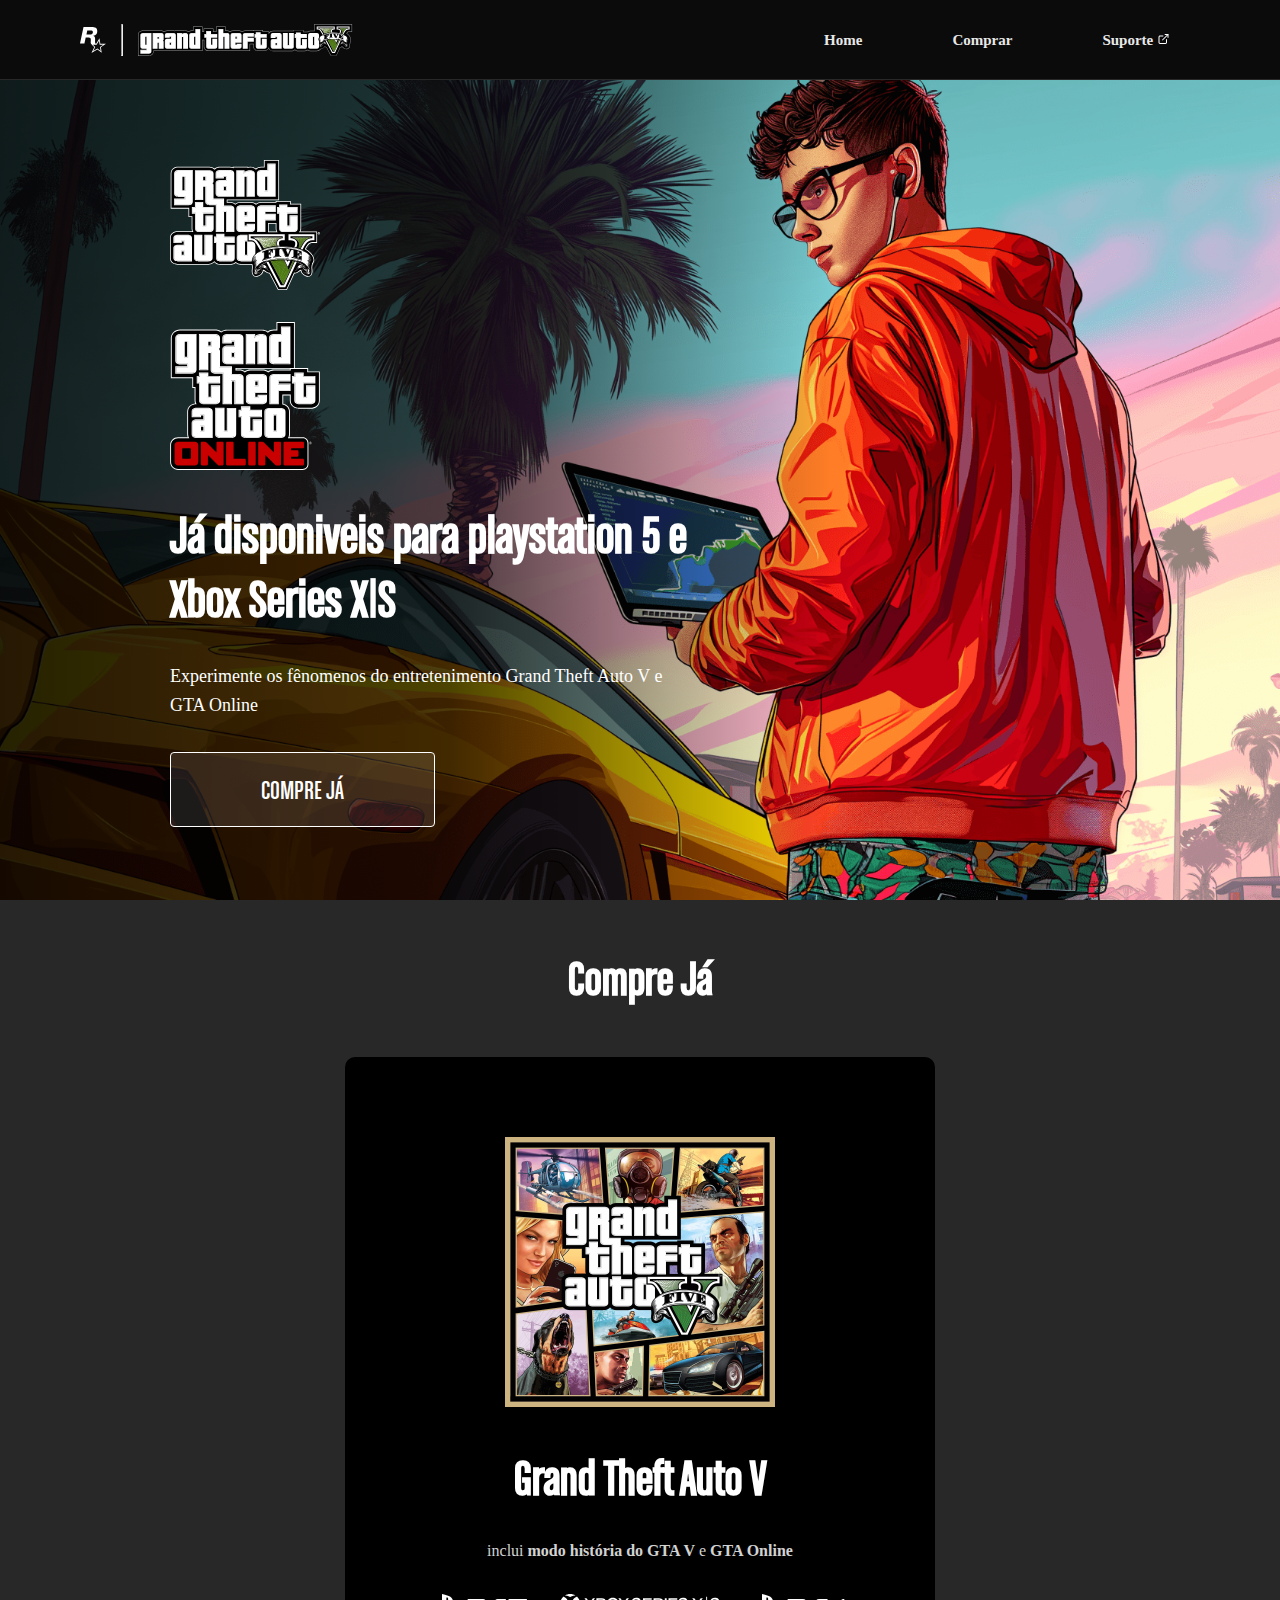
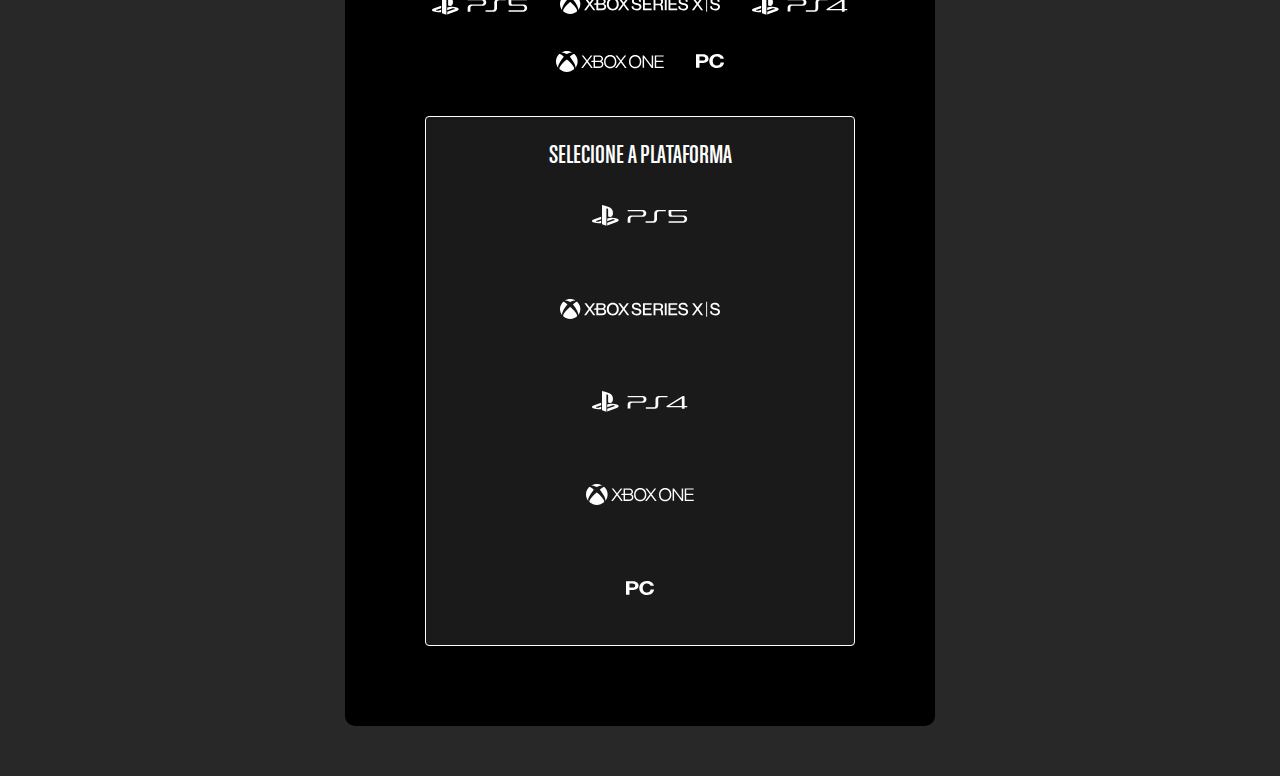
<file: index.html>
<!DOCTYPE html>
<html lang="pt-BR">

<head>
    <link href=" https://fonts.cdnfonts.com/css/chalet " rel="stylesheet">

    <link rel="stylesheet" href="./src/css/fontes.css">
    <link rel="stylesheet" href="./src/css/reset.css">
    <link rel="stylesheet" href="./src/css/style.css">
    <link rel="stylesheet" href="./src/css/responsivo.css">

    <meta charset="UTF-8">
    <meta name="viewport" content="width=device-width, initial-scale=1.0">

    <link rel="shortcut icon" href="./src/imagens/favicon.png" type="image/x-icon">

    <title>Landing Page - GTA</title>
</head>

<body>

    <header class="cabecalho">
        <div class="logo">
            <img src="./src/imagens/logo-rockstar.svg" alt="logo rockstar games">
            <hr>
            <img src="./src/imagens/logo-gta.svg" alt="Logo Gta V">
        </div>
        <nav>
            <ul class="menu">
                <li><a href="#home">Home</a>
                </li>
                <li><a href="#comprar">Comprar</a>
                </li>
                <li><a href="https://support.rockstargames.com/categories/200013306" target=_blank>Suporte <img
                            src="./src/imagens/icone-link.svg" alt="Icone de link de suporte"></a>

                </li>
            </ul>
        </nav>

    </header>
    <main class="home" id="home">

        <img class="imagem-fundo" src="./src/imagens/bg-main.png"
            alt="Rapaz com notebook na mão ao lado de um carro esportivo da cor laranja e vestindo uma jaqueta laranja">

        <div class="informacoes">
            <div class="lista-de-jogos">
                <img src="./src/imagens/logo-gta-v.svg" alt="Logo GTA V">
                <img src="./src/imagens/logo-gta-online.svg" alt="Logo GTA Online">
                <h1 class="titulo">Já disponiveis para playstation 5 e Xbox Series X|S</h1>
                <P class="texto">
                    Experimente os fênomenos do entretenimento Grand Theft Auto V e GTA Online
                </P>
                <a class="btn-comprar" href="#comprar">Compre Já</a>
            </div>
        </div>

    </main>
    <section class="compre-ja" id="comprar">

        <h2 class="titulo">Compre Já</h2>
        <div class="cartao">
            <img class="capa-do-jogo" src="./src/imagens/gta5.jpg" alt="Capa do Jogo GTA V">

            <div class="informacoes">
                <h3>Grand Theft Auto V</h3>
                <p>
                    inclui <strong>modo história do GTA V</strong> e <strong>GTA Online</strong>
                </p>
                <ul class="plataformas">
                    <li><img src="./src/imagens/logo-ps5.svg" alt="Logo playstation"></li>
                    <li><img src="./src/imagens/logo-xbox-series-s.svg" alt="Logo series X|5"></li>
                    <li><img src="./src/imagens/logo-ps4.svg" alt="Logo do playstation 4"></li>
                    <li> <img src="./src/imagens/logo-xbox-one.svg" alt="Logo X-box One"></li>
                    <li> <img src="./src/imagens/logo-pc.svg" alt="Logo PC"></li>
                </ul>
            </div>
            <button class="btn-plataforma">
                Selecione a plataforma

                <ul class="plataformas ativo">
                    <li><img src="./src/imagens/logo-ps5.svg" alt="Logo playstation"></li>
                    <li><img src="./src/imagens/logo-xbox-series-s.svg" alt="Logo series X|5"></li>
                    <li><img src="./src/imagens/logo-ps4.svg" alt="Logo do playstation 4"></li>
                    <li> <img src="./src/imagens/logo-xbox-one.svg" alt="Logo X-box One"></li>
                    <li> <img src="./src/imagens/logo-pc.svg" alt="Logo PC"></li>
                </ul>
            </button>
        </div>
    </section>
    <script src="./src/js/index.js"></script>
</body>

</html>
</file>
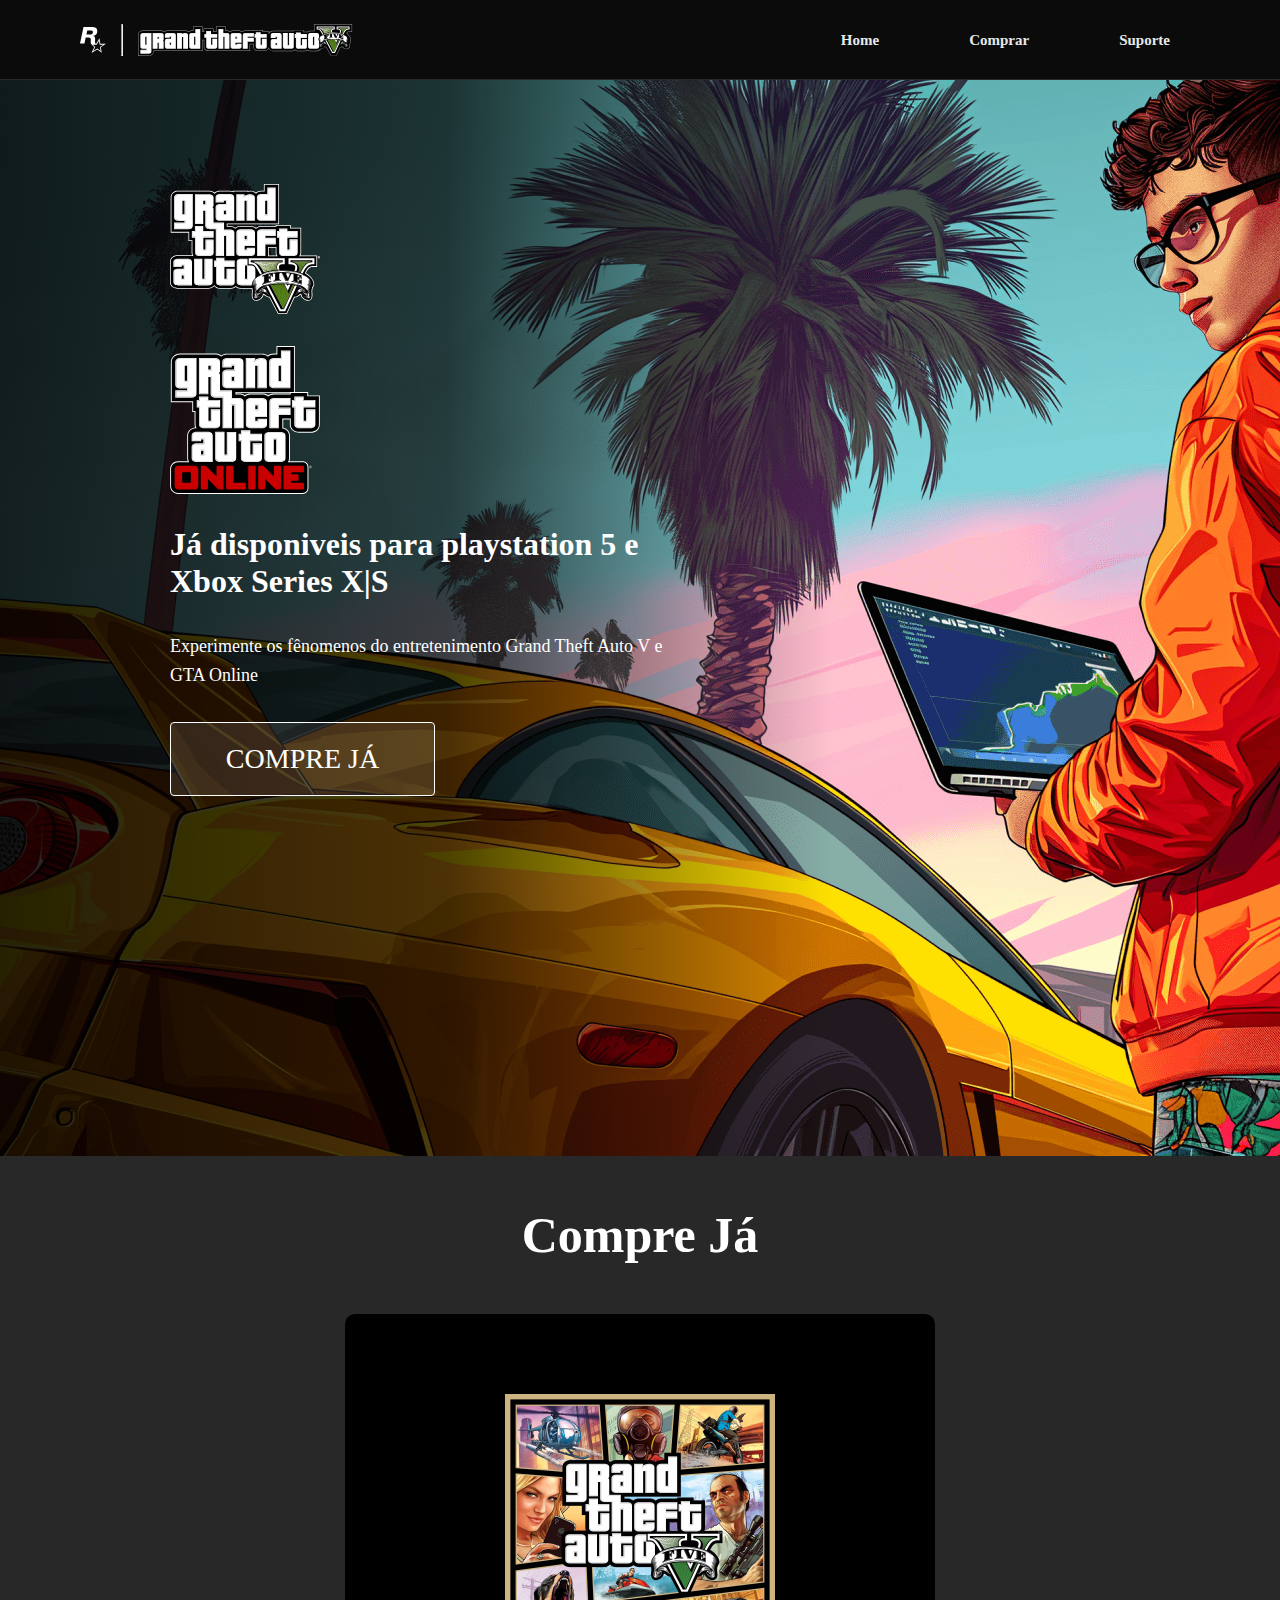
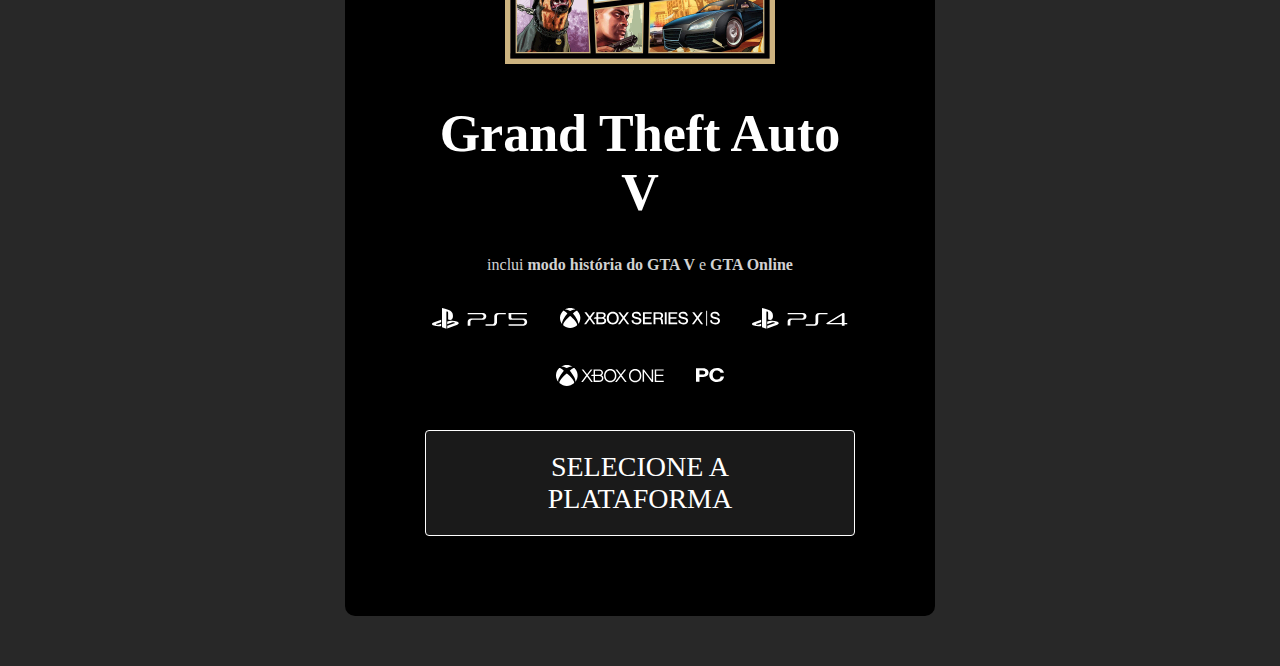
<file: src/index.html>
<!DOCTYPE html>
<html lang="pt-BR">

<head>
    <link href=" https://fonts.cdnfonts.com/css/chalet " rel="stylesheet">

    <link rel="stylesheet" href="./css/reset.css">
    <link rel="stylesheet" href="./css/responsivo.css">
    <link rel="stylesheet" href="./css/style.css">

    <meta charset="UTF-8">
    <meta name="viewport" content="width=device-width, initial-scale=1.0">

    <link rel="shortcut icon" href="./imagens/favicon.png" type="image/x-icon">

    <title>Landing Page - GTA</title>
</head>

<body>

    <header class="cabecalho">
        <div class="logo">
            <img src="./imagens/logo-rockstar.svg" alt="logo rockstar games">
            <hr>
            <img src="./imagens/logo-gta.svg" alt="Logo Gta V">
        </div>
        <nav>
            <ul class="menu">
                <li><a href="#home">Home</a>
                </li>
                <li><a href="#comprar">Comprar</a>
                </li>
                <li><a href="https://support.rockstargames.com/categories/200013306" target=_blank>Suporte</a></li>
            </ul>
        </nav>

    </header>
    <main class="home" id="home">

        <img class="imagem-de-fundo" src="./imagens/bg-main.png"
            alt="Rapaz com notebook na mão ao lado de um carro esportivo da cor laranja e vestindo uma jaqueta laranja">

        <div class="informacoes">
            <div class="lista-de-jogos">
                <img src="./imagens/logo-gta-v.svg" alt="Logo GTA V">
                <img src="./imagens/logo-gta-online.svg" alt="Logo GTA Online">
                <h1 class="Titulo">Já disponiveis para playstation 5 e Xbox Series X|S</h1>
                <P class="texto">
                    Experimente os fênomenos do entretenimento Grand Theft Auto V e GTA Online
                </P>
                <a class="btn-comprar" href="#comprar">Compre Já</a>
            </div>
        </div>

    </main>
    <section class="compre-ja" id="comprar">

        <h2 class="titulo">Compre Já</h2>
        <div class="cartao">
            <img class="capa-do-jogo" src="./imagens/gta5.jpg" alt="Capa do Jogo GTA V">

            <div class="informacoes">
                <h3>Grand Theft Auto V</h3>
                <p>
                    inclui <strong>modo história do GTA V</strong> e <strong>GTA Online</strong>
                </p>
                <ul class="plataformas">
                    <li><img src="./imagens/logo-ps5.svg" alt="Logo playstation"></li>
                    <li><img src="./imagens/logo-xbox-series-s.svg" alt="Logo series X|5"></li>
                    <li><img src="./imagens/logo-ps4.svg" alt="Logo do playstation 4"></li>
                    <li> <img src="./imagens/logo-xbox-one.svg" alt="Logo X-box One"></li>
                    <li> <img src="./imagens/logo-pc.svg" alt="Logo PC"></li>
                </ul>
            </div>
            <button class="btn-plataforma">
                Selecione a plataforma

                <ul class="plataformas">
                    <li><img src="./imagens/logo-ps5.svg" alt="Logo playstation"></li>
                    <li><img src="./imagens/logo-xbox-series-s.svg" alt="Logo series X|5"></li>
                    <li><img src="./imagens/logo-ps4.svg" alt="Logo do playstation 4"></li>
                    <li> <img src="./imagens/logo-xbox-one.svg" alt="Logo X-box One"></li>
                    <li> <img src="./imagens/logo-pc.svg" alt="Logo PC"></li>
                </ul>
            </button>
        </div>
    </section>
</body>

</html>
</file>
<file: src/css/fontes.css>
@font-face {
  font-family: "ChaletComprime";
  src: url("../font/fontes/ChaletComprime.ttf");
}
</file>
<file: src/css/style.css>
body {
  font-family: Chalet;
  background-color: #282828;
  color: #ffffff;
}

.cabecalho {
  height: 80px;
  background-color: #0b0b0b;
  display: flex;
  justify-content: space-between;
  align-items: center;
  align-items: center;
  padding: 0 80px;
  border-bottom: 1px solid #282828;
}

.cabecalho .logo {
  display: flex;
  gap: 15px;
}

.cabecalho .menu {
  display: flex;
  gap: 30px;
}

.cabecalho .menu li a {
  padding: 30px;
  color: #e8e8e8;
  font-weight: bolder;
  font-size: 15px;
}

.cabecalho .menu li a:hover {
  border-bottom: 10px solid #ffffff;
}

.home {
  display: flex;
  position: relative;
  min-height: calc(100vh - 80px);
}

.home::after {
  content: "";
  position: absolute;
  height: 100%;
  width: 100%;
  background: linear-gradient(
    90deg,
    rgba(0, 0, 0, 0.85),
    rgba(0, 0, 0, 0.7) 35%,
    transparent 65%
  );
}
.home .imagem-fundo {
  width: 100%;
  object-fit: cover;
}

.home .informacoes {
  position: absolute;
  z-index: 1;
  min-height: calc(100vh - 80px);
  display: flex;
  flex-direction: column;
  justify-content: center;
  gap: 32px;
  padding: 80px 80px 80px 170px;
  max-width: 780px;
}

.home .informacoes img {
  max-width: 150px;
}

.home .informacoes .lista-de-jogos {
  display: flex;
  flex-direction: column;
  gap: 32px;
}

.home .informacoes .titulo {
  font-family: "ChaletComprime";
  font-size: 55px;
}

.home .informacoes .texto {
  font-family: "Chalet";
  font-size: 18px;
  line-height: 1.6;
}

.btn-comprar,
.btn-plataforma {
  background-color: rgba(255, 255, 255, 0.1);
  border: 0.5px solid #fff;
  border-radius: 4px;
  font-family: "ChaletComprime";
  font-size: 28px;
  text-align: center;
  padding: 20px 40px;
  text-transform: uppercase;
  width: 50%;
  transition: all.3s ease-in;
}

.btn-plataforma {
  color: #fff;
  width: 100%;
  cursor: pointer;
}

.btn-plataforma:hover {
  background-color: #250f0f;
}

.btn-comprar:hover {
  background-color: #fff;
  color: #000;
}

.compre-ja .capa-do-jogo {
  width: 270px;
}

.compre-ja {
  display: flex;
  flex-direction: column;
  text-align: center;
  padding: 50px;
  align-items: center;
}

.compre-ja .titulo {
  font-family: "ChaletComprime";
  font-size: 50px;
  font-weight: 700;
  margin-bottom: 50px;
}

.compre-ja .cartao {
  display: flex;
  flex-direction: column;
  align-items: center;
  background-color: #000;
  width: 50%;
  border-radius: 10px;
  padding: 80px;
  gap: 40px;
}

.compre-ja .informacoes {
  display: flex;
  flex-direction: column;
  gap: 30px;
}

.compre-ja .informacoes h3 {
  font-family: "ChaletComprime";
  font-size: 52px;
  font-weight: 700;
}

.compre-ja .informacoes p {
  color: #e8e8e8e8;
  font-family: "Chalet";
  font-size: 16px;
  line-height: 1.6;
}

.compre-ja .informacoes .plataformas {
  display: flex;
  flex-wrap: wrap;
  gap: 32px;
  justify-content: center;
}

.compre-ja .btn-plataforma .plataformas {
  margin-top: 10px;
  display: flex;
  flex-direction: column;
  gap: 20px;
  transition: all 0.3s ease-in;
  display: none;
  opacity: 0;
}

.compre-ja .btn-plataforma .plataformas.ativo {
  display: flex;
  opacity: 1;
}

.compre-ja .btn-plataforma .plataformas li {
  padding: 20px;
}

.compre-ja .btn-plataforma .plataformas li:nth-child(1):hover {
  background-color: #0043;
  border: 1px solid #00439c;
}

.compre-ja .btn-plataforma .plataformas li:nth-child(2):hover {
  background-color: rgba(45, 78, 46, 0.667);
  border:1px solid #387a26;
  
}

.compre-ja .btn-plataforma .plataformas li:nth-child(3):hover {
  background-color: #0043;
  border: 1px solid #00439c;
}
.compre-ja .btn-plataforma .plataformas li:nth-child(4):hover {
  background-color: rgba(45, 78, 46, 0.667);
   border:1px solid #387a26;

}
.compre-ja .btn-plataforma .plataformas li:nth-child(5):hover {
  border:1px solid #69173f;
  background-color: #64394e;

}
</file>
<file: src/css/responsivo.css>
@media (max-width: 1024px) {
  .cabecalho {
    justify-content: center;
    flex-direction: column;
    padding: 50px 0;
    gap: 15px;
  }
  .cabecalho .menu li a {
    padding: 15px;
  }
  .home .informacoes {
    padding: 30px;
  }

  .home .informacoes img {
    max-width: 100px;
  }

  .home .informacoes .titulo {
    font-size: 40px;
  }

  .compre-ja .cartao {
    width: 70%;
  }
}

@media (max-width: 768px) {
  .compre-ja {
    padding: 30px;
  }
  .compre-ja .cartao {
    padding: 80px 20px;
    width: 100%;
  }
  .compre-ja .informacoes h3 {
    font-size: 35px;
  }
  .compre-ja .informacoes .plataformas {
    flex-direction: column;
  }
  .btn-plataforma {
    margin-top: 15px;
    padding: 15px;
  }
  .btn-comprar {
    width: 100%;
  }
}

@media (max-width: 425px) {
main::after{
    background: linear-gradient(90deg, rgba(0,0,0,0.85), rgba(0,0,0,0.4)100%, transparent 65%);
}
.compre-ja .cartao .capa-do-jogo{
    max-width: 80%;
}
}
</file>
